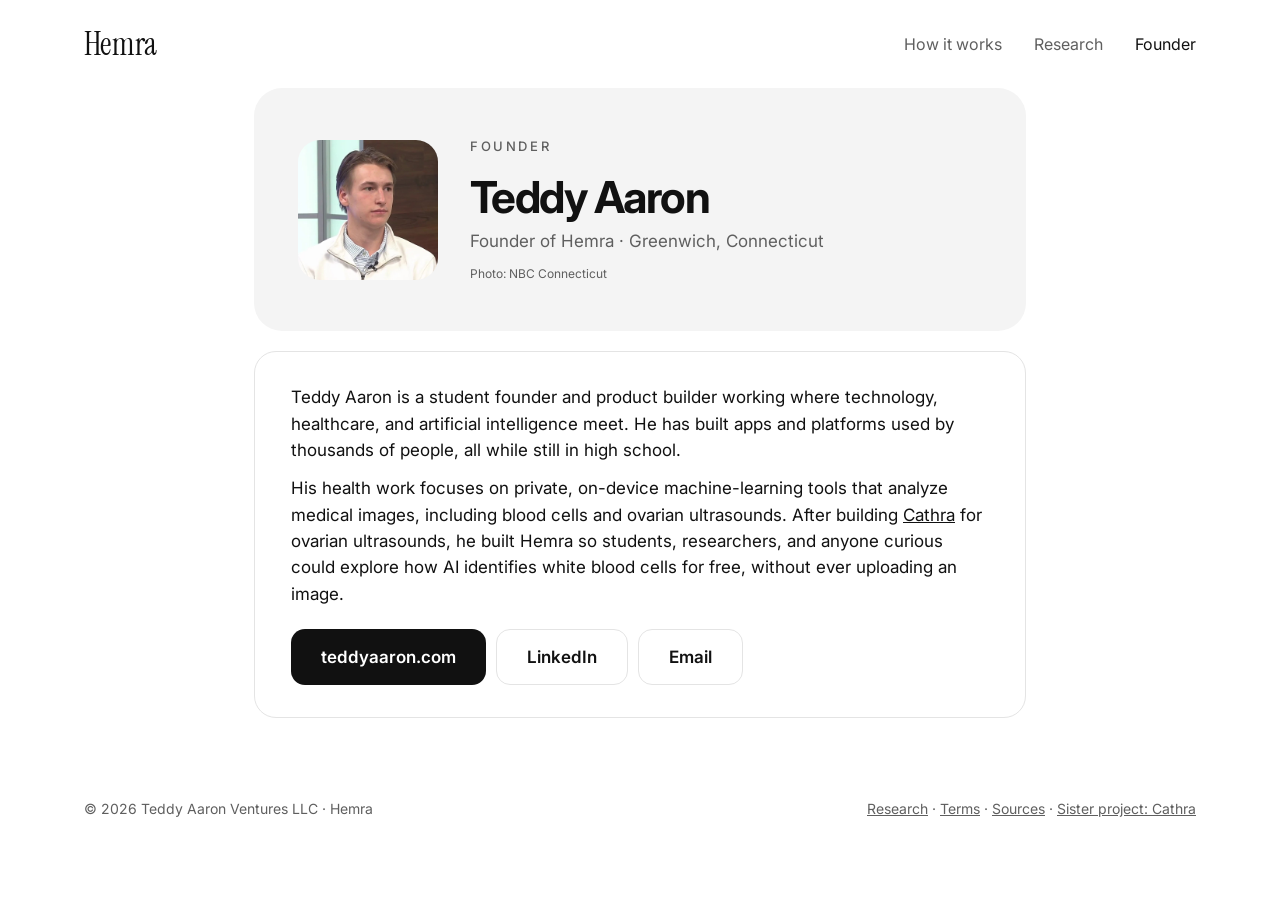
<file: founder.html>
<!doctype html>
<html lang="en">
<head>
<meta charset="utf-8">
<meta name="viewport" content="width=device-width, initial-scale=1">
<title>Hemra Founder Teddy Aaron | Greenwich, CT</title>
<meta name="description" content="Teddy Aaron is a student founder building private, on-device machine-learning tools for medical images, including Hemra and Cathra.">
<link rel="canonical" href="https://hemraresarch.teddyaaron.com/founder.html">
<meta name="robots" content="index, follow, max-image-preview:large">
<meta name="author" content="Teddy Aaron">
<meta name="theme-color" content="#ffffff">
<meta property="og:type" content="profile">
<meta property="og:site_name" content="Hemra">
<meta property="og:title" content="Hemra Founder Teddy Aaron | Greenwich, CT">
<meta property="og:description" content="Teddy Aaron is a student founder building private, on-device machine-learning tools for medical images, including Hemra and Cathra.">
<meta property="og:url" content="https://hemraresarch.teddyaaron.com/founder.html">
<meta property="og:image" content="https://hemraresarch.teddyaaron.com/media/hemra-white-blood-cell-tool.png">
<meta property="og:image:width" content="1200">
<meta property="og:image:height" content="630">
<meta property="og:image:alt" content="Hemra: machine learning that compares a white blood cell image to four learned cell types, privately in the browser.">
<meta name="twitter:card" content="summary_large_image">
<meta name="twitter:title" content="Hemra Founder Teddy Aaron | Greenwich, CT">
<meta name="twitter:description" content="Teddy Aaron is a student founder building private, on-device machine-learning tools for medical images, including Hemra and Cathra.">
<meta name="twitter:image" content="https://hemraresarch.teddyaaron.com/media/hemra-white-blood-cell-tool.png">
<script type="application/ld+json">
{
 "@context": "https://schema.org",
 "@graph": [
  {
   "@type": "WebSite",
   "@id": "https://hemraresarch.teddyaaron.com/#website",
   "name": "Hemra",
   "url": "https://hemraresarch.teddyaaron.com/",
   "publisher": {
    "@id": "https://hemraresarch.teddyaaron.com/#org"
   }
  },
  {
   "@type": "Organization",
   "@id": "https://hemraresarch.teddyaaron.com/#org",
   "name": "Hemra",
   "url": "https://hemraresarch.teddyaaron.com/",
   "founder": {
    "@id": "https://hemraresarch.teddyaaron.com/#founder"
   }
  },
  {
   "@type": "Person",
   "@id": "https://hemraresarch.teddyaaron.com/#founder",
   "name": "Teddy Aaron",
   "url": "https://teddyaaron.com",
   "image": "https://hemraresarch.teddyaaron.com/media/teddy-founder.jpg",
   "sameAs": [
    "https://teddyaaron.com",
    "https://www.linkedin.com/in/teddy-aaron/",
    "https://www.cathra.dev/founder"
   ]
  },
  {
   "@type": "ProfilePage",
   "@id": "https://hemraresarch.teddyaaron.com/founder.html#webpage",
   "url": "https://hemraresarch.teddyaaron.com/founder.html",
   "name": "Hemra Founder Teddy Aaron | Greenwich, CT",
   "description": "Teddy Aaron is a student founder building private, on-device machine-learning tools for medical images, including Hemra and Cathra.",
   "isPartOf": {
    "@id": "https://hemraresarch.teddyaaron.com/#website"
   },
   "mainEntity": {
    "@id": "https://hemraresarch.teddyaaron.com/#founder"
   }
  }
 ]
}
</script>
<link rel="icon" href="favicon.svg" type="image/svg+xml">
<link rel="icon" href="favicon-48.png" sizes="48x48" type="image/png">
<link rel="apple-touch-icon" href="apple-touch-icon.png">
<link rel="preconnect" href="https://fonts.googleapis.com">
<link href="https://fonts.googleapis.com/css2?family=Instrument+Serif&family=Inter:wght@400;500;600;700&display=swap" rel="stylesheet">
<link rel="stylesheet" href="style.css?v=10">
</head>
<body>

<header class="wrap nav">
  <a href="index.html" class="brand">Hemra</a>
  <nav><a href="index.html#how">How it works</a><a href="research.html">Research</a><a href="founder.html" aria-current="page">Founder</a></nav>
</header>

<main class="doc">
  <section class="doc-head founder-head">
    <img class="founder-portrait" src="media/teddy-founder.jpg" alt="Teddy Aaron" width="360" height="360">
    <div>
      <p class="eyebrow">Founder</p>
      <h1>Teddy Aaron</h1>
      <p class="founder-meta">Founder of Hemra · Greenwich, Connecticut</p>
      <p class="founder-credit">Photo: NBC Connecticut</p>
    </div>
  </section>

  <section class="doc-card">
    <p>Teddy Aaron is a student founder and product builder working where technology, healthcare, and artificial intelligence meet. He has built apps and platforms used by thousands of people, all while still in high school.</p>
    <p>His health work focuses on private, on-device machine-learning tools that analyze medical images, including blood cells and ovarian ultrasounds. After building <a href="https://www.cathra.dev" target="_blank" rel="noopener">Cathra</a> for ovarian ultrasounds, he built Hemra so students, researchers, and anyone curious could explore how AI identifies white blood cells for free, without ever uploading an image.</p>
    <div class="founder-links">
      <a class="btn" href="https://teddyaaron.com" target="_blank" rel="noopener">teddyaaron.com</a>
      <a class="btn ghost" href="https://www.linkedin.com/in/teddy-aaron/" target="_blank" rel="noopener">LinkedIn</a>
      <a class="btn ghost" href="mailto:paultaaron@icloud.com?subject=Hemra">Email</a>
    </div>
  </section>
</main>

<footer class="wrap foot">
  <span>© 2026 Teddy Aaron Ventures LLC · Hemra</span>
  <span><a href="research.html">Research</a> · <a href="terms.html">Terms</a> · <a href="index.html#sources">Sources</a> · <a href="https://www.cathra.dev" target="_blank" rel="noopener">Sister project: Cathra</a></span>
</footer>
</body>
</html>
</file>
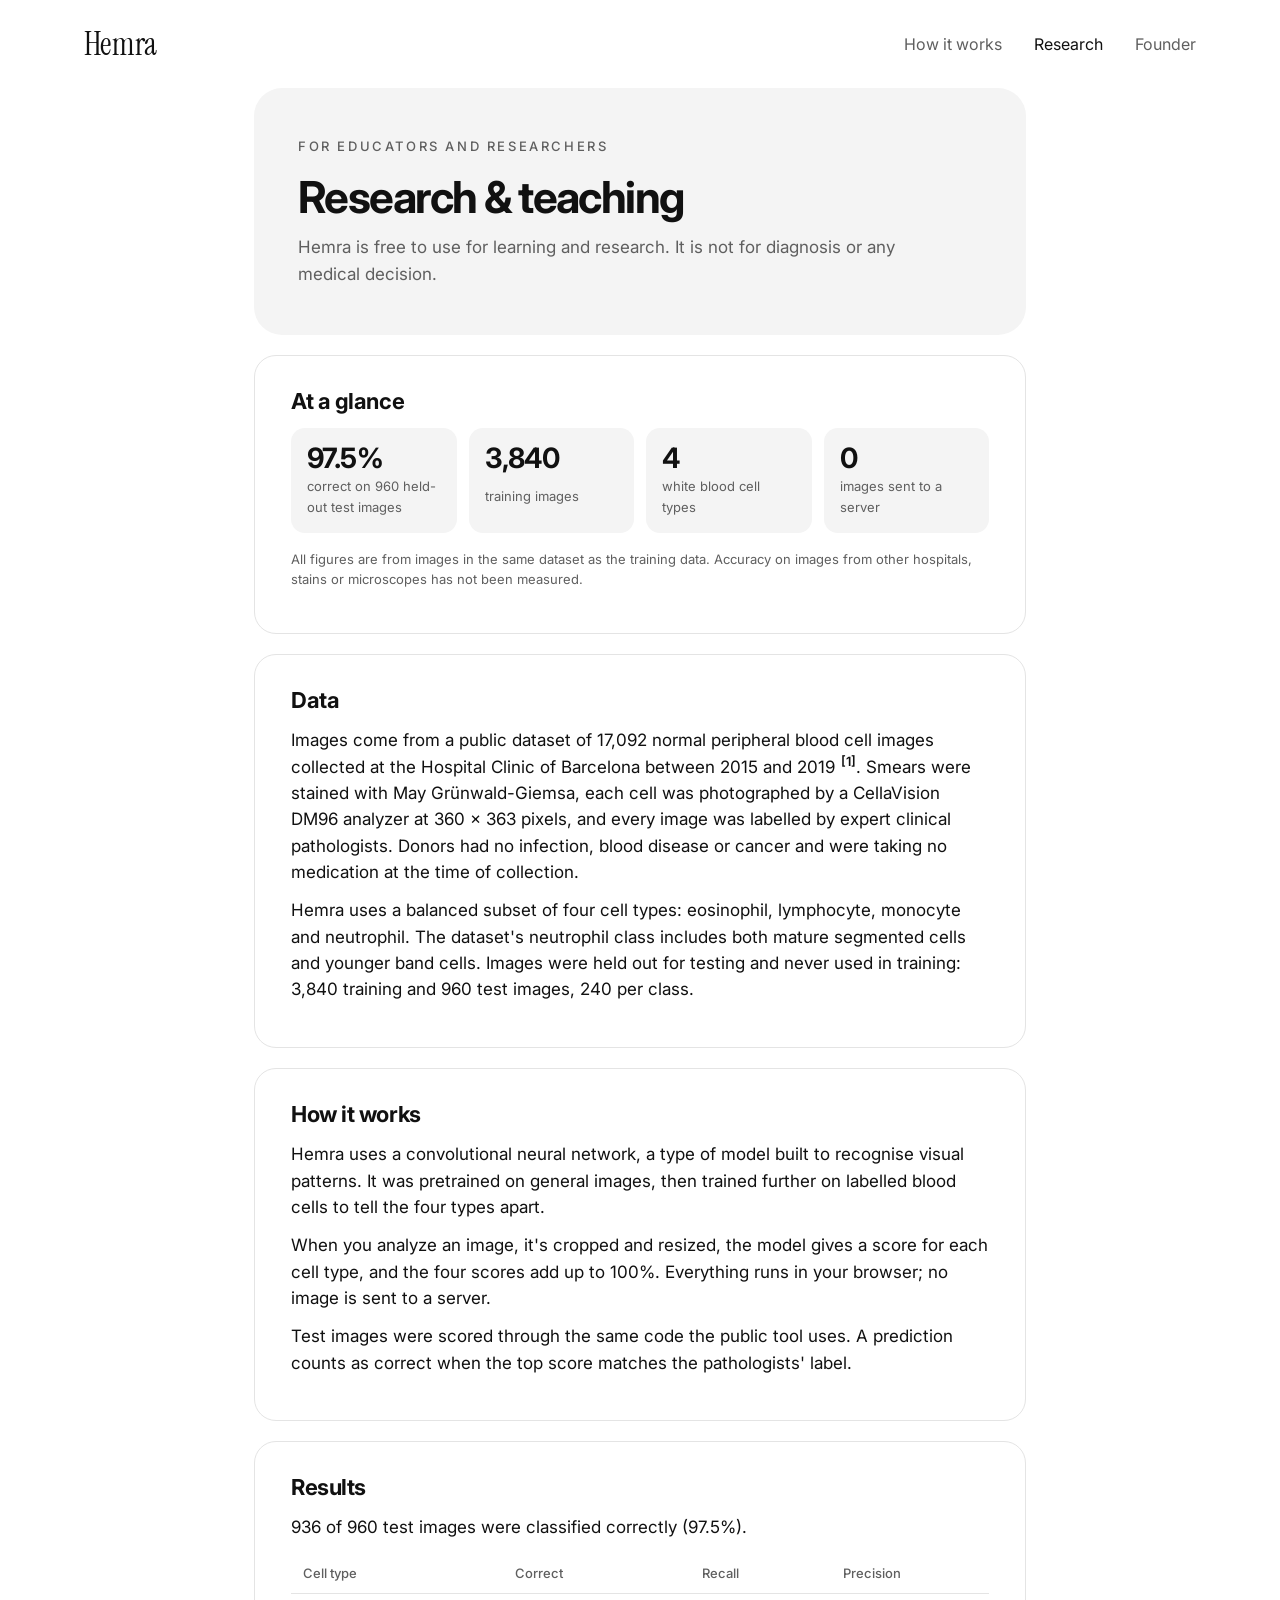
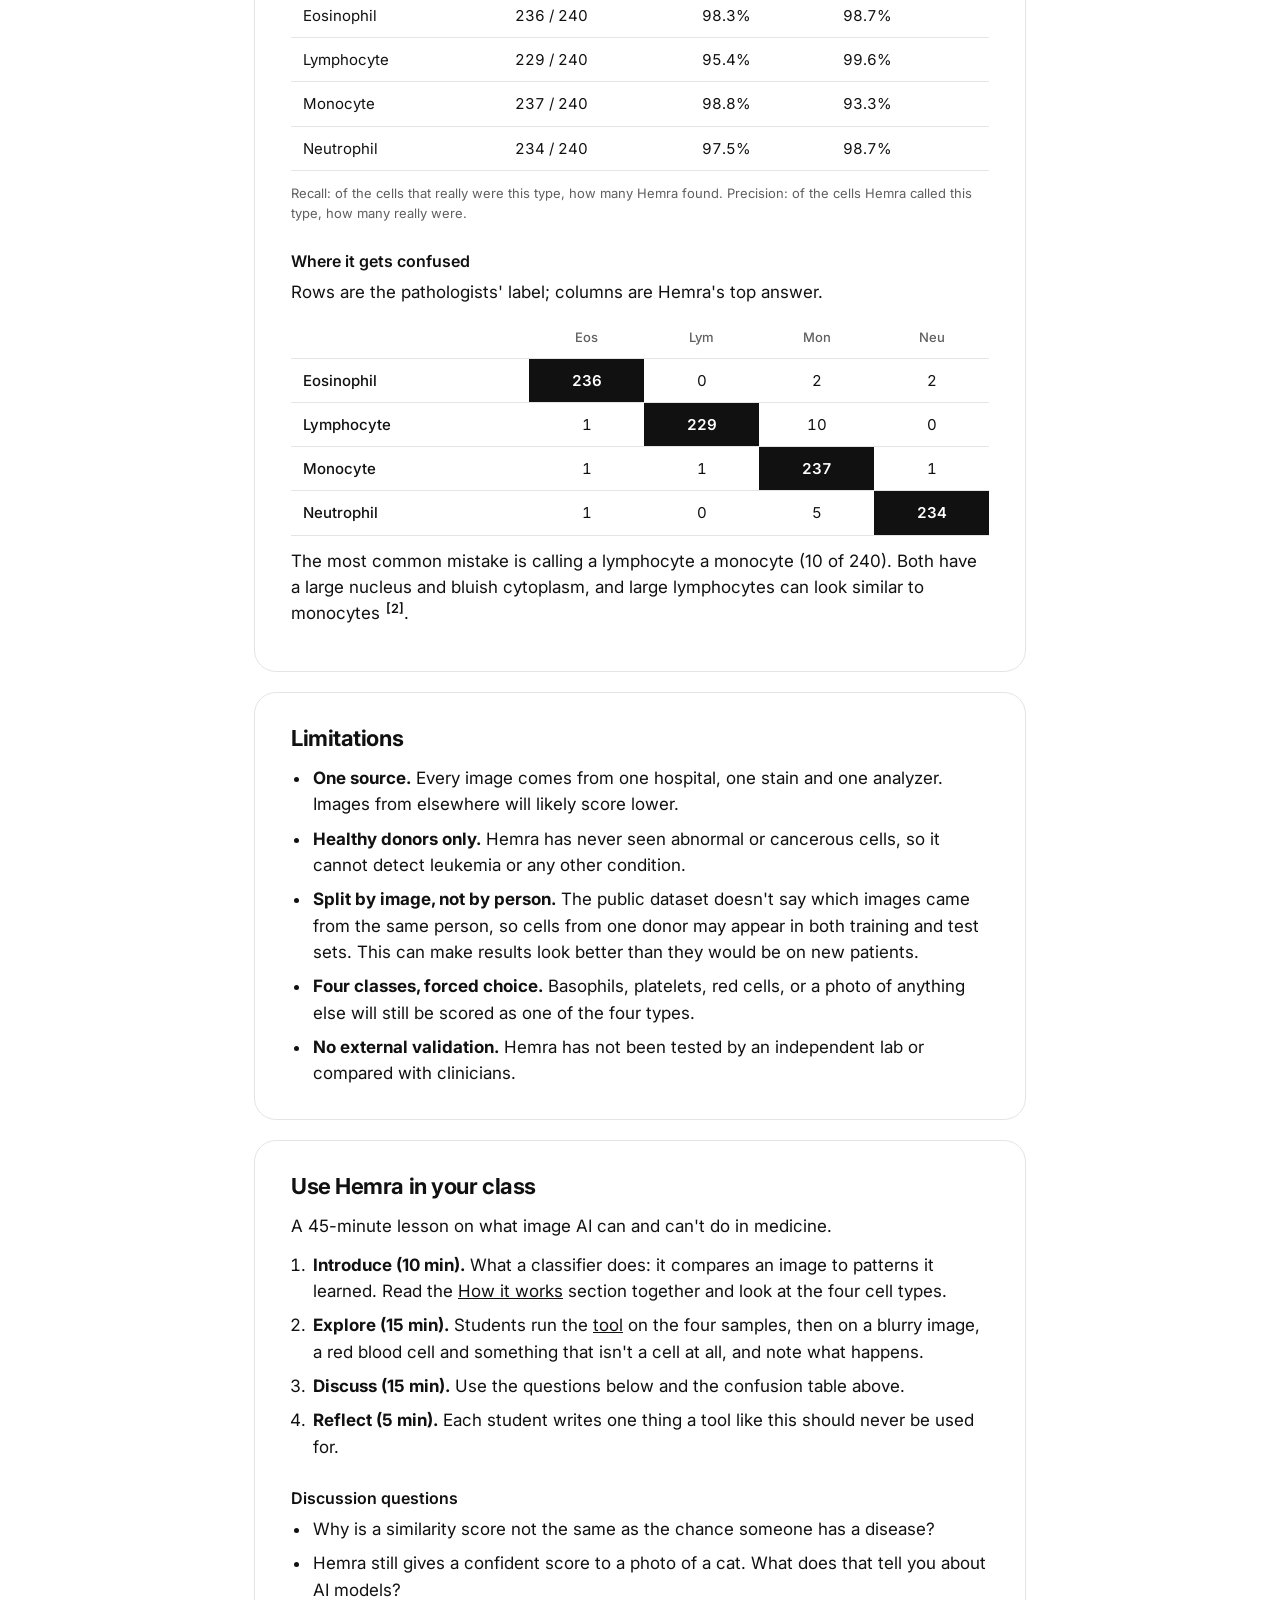
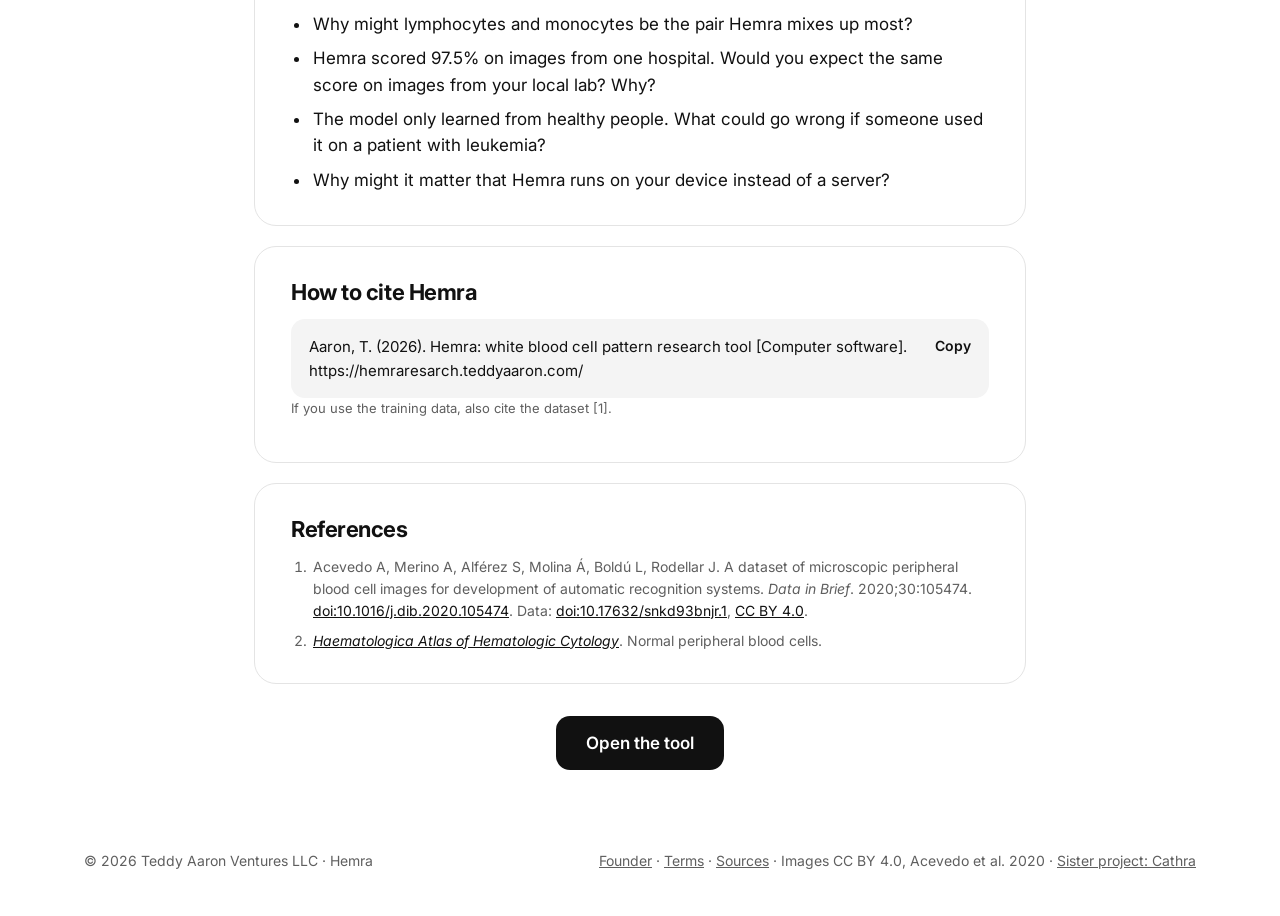
<file: research.html>
<!doctype html>
<html lang="en">
<head>
<meta charset="utf-8">
<meta name="viewport" content="width=device-width, initial-scale=1">
<title>Hemra Research &amp; Teaching: Results, Lesson and Citation</title>
<meta name="description" content="How Hemra was built and tested: data, method, results, limitations, a classroom lesson and how to cite it.">
<link rel="canonical" href="https://hemraresarch.teddyaaron.com/research.html">
<meta name="robots" content="index, follow, max-image-preview:large">
<meta name="author" content="Teddy Aaron">
<meta name="theme-color" content="#ffffff">
<meta property="og:type" content="website">
<meta property="og:site_name" content="Hemra">
<meta property="og:title" content="Hemra Research &amp; Teaching: Results, Lesson and Citation">
<meta property="og:description" content="How Hemra was built and tested: data, method, results, limitations, a classroom lesson and how to cite it.">
<meta property="og:url" content="https://hemraresarch.teddyaaron.com/research.html">
<meta property="og:image" content="https://hemraresarch.teddyaaron.com/media/hemra-white-blood-cell-tool.png">
<meta property="og:image:width" content="1200">
<meta property="og:image:height" content="630">
<meta property="og:image:alt" content="Hemra: machine learning that compares a white blood cell image to four learned cell types, privately in the browser.">
<meta name="twitter:card" content="summary_large_image">
<meta name="twitter:title" content="Hemra Research &amp; Teaching: Results, Lesson and Citation">
<meta name="twitter:description" content="How Hemra was built and tested: data, method, results, limitations, a classroom lesson and how to cite it.">
<meta name="twitter:image" content="https://hemraresarch.teddyaaron.com/media/hemra-white-blood-cell-tool.png">
<script type="application/ld+json">
{
 "@context": "https://schema.org",
 "@graph": [
  {
   "@type": "WebSite",
   "@id": "https://hemraresarch.teddyaaron.com/#website",
   "name": "Hemra",
   "url": "https://hemraresarch.teddyaaron.com/",
   "publisher": {
    "@id": "https://hemraresarch.teddyaaron.com/#org"
   }
  },
  {
   "@type": "Organization",
   "@id": "https://hemraresarch.teddyaaron.com/#org",
   "name": "Hemra",
   "url": "https://hemraresarch.teddyaaron.com/",
   "founder": {
    "@id": "https://hemraresarch.teddyaaron.com/#founder"
   }
  },
  {
   "@type": "Person",
   "@id": "https://hemraresarch.teddyaaron.com/#founder",
   "name": "Teddy Aaron",
   "url": "https://teddyaaron.com",
   "image": "https://hemraresarch.teddyaaron.com/media/teddy-founder.jpg",
   "sameAs": [
    "https://teddyaaron.com",
    "https://www.linkedin.com/in/teddy-aaron/",
    "https://www.cathra.dev/founder"
   ]
  },
  {
   "@type": "WebPage",
   "@id": "https://hemraresarch.teddyaaron.com/research.html#webpage",
   "url": "https://hemraresarch.teddyaaron.com/research.html",
   "name": "Hemra Research & Teaching: Results, Lesson and Citation",
   "description": "How Hemra was built and tested: data, method, results, limitations, a classroom lesson and how to cite it.",
   "isPartOf": {
    "@id": "https://hemraresarch.teddyaaron.com/#website"
   }
  }
 ]
}
</script>
<link rel="icon" href="favicon.svg" type="image/svg+xml">
<link rel="icon" href="favicon-48.png" sizes="48x48" type="image/png">
<link rel="apple-touch-icon" href="apple-touch-icon.png">
<link rel="preconnect" href="https://fonts.googleapis.com">
<link href="https://fonts.googleapis.com/css2?family=Instrument+Serif&family=Inter:wght@400;500;600;700&display=swap" rel="stylesheet">
<link rel="stylesheet" href="style.css?v=10">
</head>
<body>

<header class="wrap nav">
  <a href="index.html" class="brand">Hemra</a>
  <nav><a href="index.html#how">How it works</a><a href="research.html" aria-current="page">Research</a><a href="founder.html">Founder</a></nav>
</header>

<main class="doc">
  <section class="doc-head">
    <p class="eyebrow">For educators and researchers</p>
    <h1>Research &amp; teaching</h1>
    <p>Hemra is free to use for learning and research. It is not for diagnosis or any medical decision.</p>
  </section>

  <section class="doc-card">
    <h2>At a glance</h2>
    <div class="stats">
      <div><b>97.5%</b><span>correct on 960 held-out test images</span></div>
      <div><b>3,840</b><span>training images</span></div>
      <div><b>4</b><span>white blood cell types</span></div>
      <div><b>0</b><span>images sent to a server</span></div>
    </div>
    <p class="muted small">All figures are from images in the same dataset as the training data. Accuracy on images from other hospitals, stains or microscopes has not been measured.</p>
  </section>

  <section class="doc-card">
    <h2>Data</h2>
    <p>Images come from a public dataset of 17,092 normal peripheral blood cell images collected at the Hospital Clinic of Barcelona between 2015 and 2019 <a class="ref" href="#r1">[1]</a>. Smears were stained with May Grünwald-Giemsa, each cell was photographed by a CellaVision DM96 analyzer at 360 × 363 pixels, and every image was labelled by expert clinical pathologists. Donors had no infection, blood disease or cancer and were taking no medication at the time of collection.</p>
    <p>Hemra uses a balanced subset of four cell types: eosinophil, lymphocyte, monocyte and neutrophil. The dataset's neutrophil class includes both mature segmented cells and younger band cells. Images were held out for testing and never used in training: 3,840 training and 960 test images, 240 per class.</p>
  </section>

  <section class="doc-card">
    <h2>How it works</h2>
    <p>Hemra uses a convolutional neural network, a type of model built to recognise visual patterns. It was pretrained on general images, then trained further on labelled blood cells to tell the four types apart.</p>
    <p>When you analyze an image, it's cropped and resized, the model gives a score for each cell type, and the four scores add up to 100%. Everything runs in your browser; no image is sent to a server.</p>
    <p>Test images were scored through the same code the public tool uses. A prediction counts as correct when the top score matches the pathologists' label.</p>
  </section>

  <section class="doc-card">
    <h2>Results</h2>
    <p>936 of 960 test images were classified correctly (97.5%).</p>
    <div class="table-wrap">
      <table>
        <thead><tr><th>Cell type</th><th>Correct</th><th>Recall</th><th>Precision</th></tr></thead>
        <tbody>
          <tr><td>Eosinophil</td><td>236 / 240</td><td>98.3%</td><td>98.7%</td></tr>
          <tr><td>Lymphocyte</td><td>229 / 240</td><td>95.4%</td><td>99.6%</td></tr>
          <tr><td>Monocyte</td><td>237 / 240</td><td>98.8%</td><td>93.3%</td></tr>
          <tr><td>Neutrophil</td><td>234 / 240</td><td>97.5%</td><td>98.7%</td></tr>
        </tbody>
      </table>
    </div>
    <p class="muted small">Recall: of the cells that really were this type, how many Hemra found. Precision: of the cells Hemra called this type, how many really were.</p>

    <h3>Where it gets confused</h3>
    <p>Rows are the pathologists' label; columns are Hemra's top answer.</p>
    <div class="table-wrap">
      <table class="cm">
        <thead><tr><th></th><th>Eos</th><th>Lym</th><th>Mon</th><th>Neu</th></tr></thead>
        <tbody>
          <tr><th>Eosinophil</th><td class="hit">236</td><td>0</td><td>2</td><td>2</td></tr>
          <tr><th>Lymphocyte</th><td>1</td><td class="hit">229</td><td>10</td><td>0</td></tr>
          <tr><th>Monocyte</th><td>1</td><td>1</td><td class="hit">237</td><td>1</td></tr>
          <tr><th>Neutrophil</th><td>1</td><td>0</td><td>5</td><td class="hit">234</td></tr>
        </tbody>
      </table>
    </div>
    <p>The most common mistake is calling a lymphocyte a monocyte (10 of 240). Both have a large nucleus and bluish cytoplasm, and large lymphocytes can look similar to monocytes <a class="ref" href="#r2">[2]</a>.</p>

  </section>

  <section class="doc-card">
    <h2>Limitations</h2>
    <ul>
      <li><strong>One source.</strong> Every image comes from one hospital, one stain and one analyzer. Images from elsewhere will likely score lower.</li>
      <li><strong>Healthy donors only.</strong> Hemra has never seen abnormal or cancerous cells, so it cannot detect leukemia or any other condition.</li>
      <li><strong>Split by image, not by person.</strong> The public dataset doesn't say which images came from the same person, so cells from one donor may appear in both training and test sets. This can make results look better than they would be on new patients.</li>
      <li><strong>Four classes, forced choice.</strong> Basophils, platelets, red cells, or a photo of anything else will still be scored as one of the four types.</li>
      <li><strong>No external validation.</strong> Hemra has not been tested by an independent lab or compared with clinicians.</li>
    </ul>
  </section>

  <section class="doc-card">
    <h2>Use Hemra in your class</h2>
    <p>A 45-minute lesson on what image AI can and can't do in medicine.</p>
    <ol>
      <li><strong>Introduce (10 min).</strong> What a classifier does: it compares an image to patterns it learned. Read the <a href="index.html#how">How it works</a> section together and look at the four cell types.</li>
      <li><strong>Explore (15 min).</strong> Students run the <a href="tool.html">tool</a> on the four samples, then on a blurry image, a red blood cell and something that isn't a cell at all, and note what happens.</li>
      <li><strong>Discuss (15 min).</strong> Use the questions below and the confusion table above.</li>
      <li><strong>Reflect (5 min).</strong> Each student writes one thing a tool like this should never be used for.</li>
    </ol>
    <h3>Discussion questions</h3>
    <ul>
      <li>Why is a similarity score not the same as the chance someone has a disease?</li>
      <li>Hemra still gives a confident score to a photo of a cat. What does that tell you about AI models?</li>
      <li>Why might lymphocytes and monocytes be the pair Hemra mixes up most?</li>
      <li>Hemra scored 97.5% on images from one hospital. Would you expect the same score on images from your local lab? Why?</li>
      <li>The model only learned from healthy people. What could go wrong if someone used it on a patient with leukemia?</li>
      <li>Why might it matter that Hemra runs on your device instead of a server?</li>
    </ul>
  </section>

  <section class="doc-card">
    <h2>How to cite Hemra</h2>
    <div class="cite">
      <p id="citeText">Aaron, T. (2026). Hemra: white blood cell pattern research tool [Computer software]. https://hemraresarch.teddyaaron.com/</p>
      <button class="copy" type="button" id="copy">Copy</button>
    </div>
    <p class="muted small">If you use the training data, also cite the dataset [1].</p>
  </section>

  <section class="doc-card">
    <h2>References</h2>
    <ol class="sources">
      <li id="r1">Acevedo A, Merino A, Alférez S, Molina Á, Boldú L, Rodellar J. A dataset of microscopic peripheral blood cell images for development of automatic recognition systems. <em>Data in Brief</em>. 2020;30:105474. <a href="https://doi.org/10.1016/j.dib.2020.105474" target="_blank" rel="noopener">doi:10.1016/j.dib.2020.105474</a>. Data: <a href="https://doi.org/10.17632/snkd93bnjr.1" target="_blank" rel="noopener">doi:10.17632/snkd93bnjr.1</a>, <a href="https://creativecommons.org/licenses/by/4.0/" target="_blank" rel="noopener">CC BY 4.0</a>.</li>
      <li id="r2"><a href="https://digital.haematologica.org/wp-content/uploads/flipbook/48/files/basic-html/page21.html" target="_blank" rel="noopener"><em>Haematologica Atlas of Hematologic Cytology</em></a>. Normal peripheral blood cells.</li>
    </ol>
  </section>

  <p class="doc-foot"><a href="tool.html" class="btn">Open the tool</a></p>
</main>

<footer class="wrap foot">
  <span>© 2026 Teddy Aaron Ventures LLC · Hemra</span>
  <span><a href="founder.html">Founder</a> · <a href="terms.html">Terms</a> · <a href="index.html#sources">Sources</a> · Images CC BY 4.0, Acevedo et al. 2020 · <a href="https://www.cathra.dev" target="_blank" rel="noopener">Sister project: Cathra</a></span>
</footer>

<script>
document.getElementById("copy").addEventListener("click", async e => {
  const text = document.getElementById("citeText").textContent;
  try { await navigator.clipboard.writeText(text); }
  catch {
    const ta = document.createElement("textarea"); ta.value = text; ta.style.position = "fixed"; ta.style.opacity = "0";
    document.body.appendChild(ta); ta.select(); document.execCommand("copy"); ta.remove();
  }
  e.target.textContent = "Copied";
  setTimeout(() => e.target.textContent = "Copy", 2000);
});
</script>
</body>
</html>
</file>
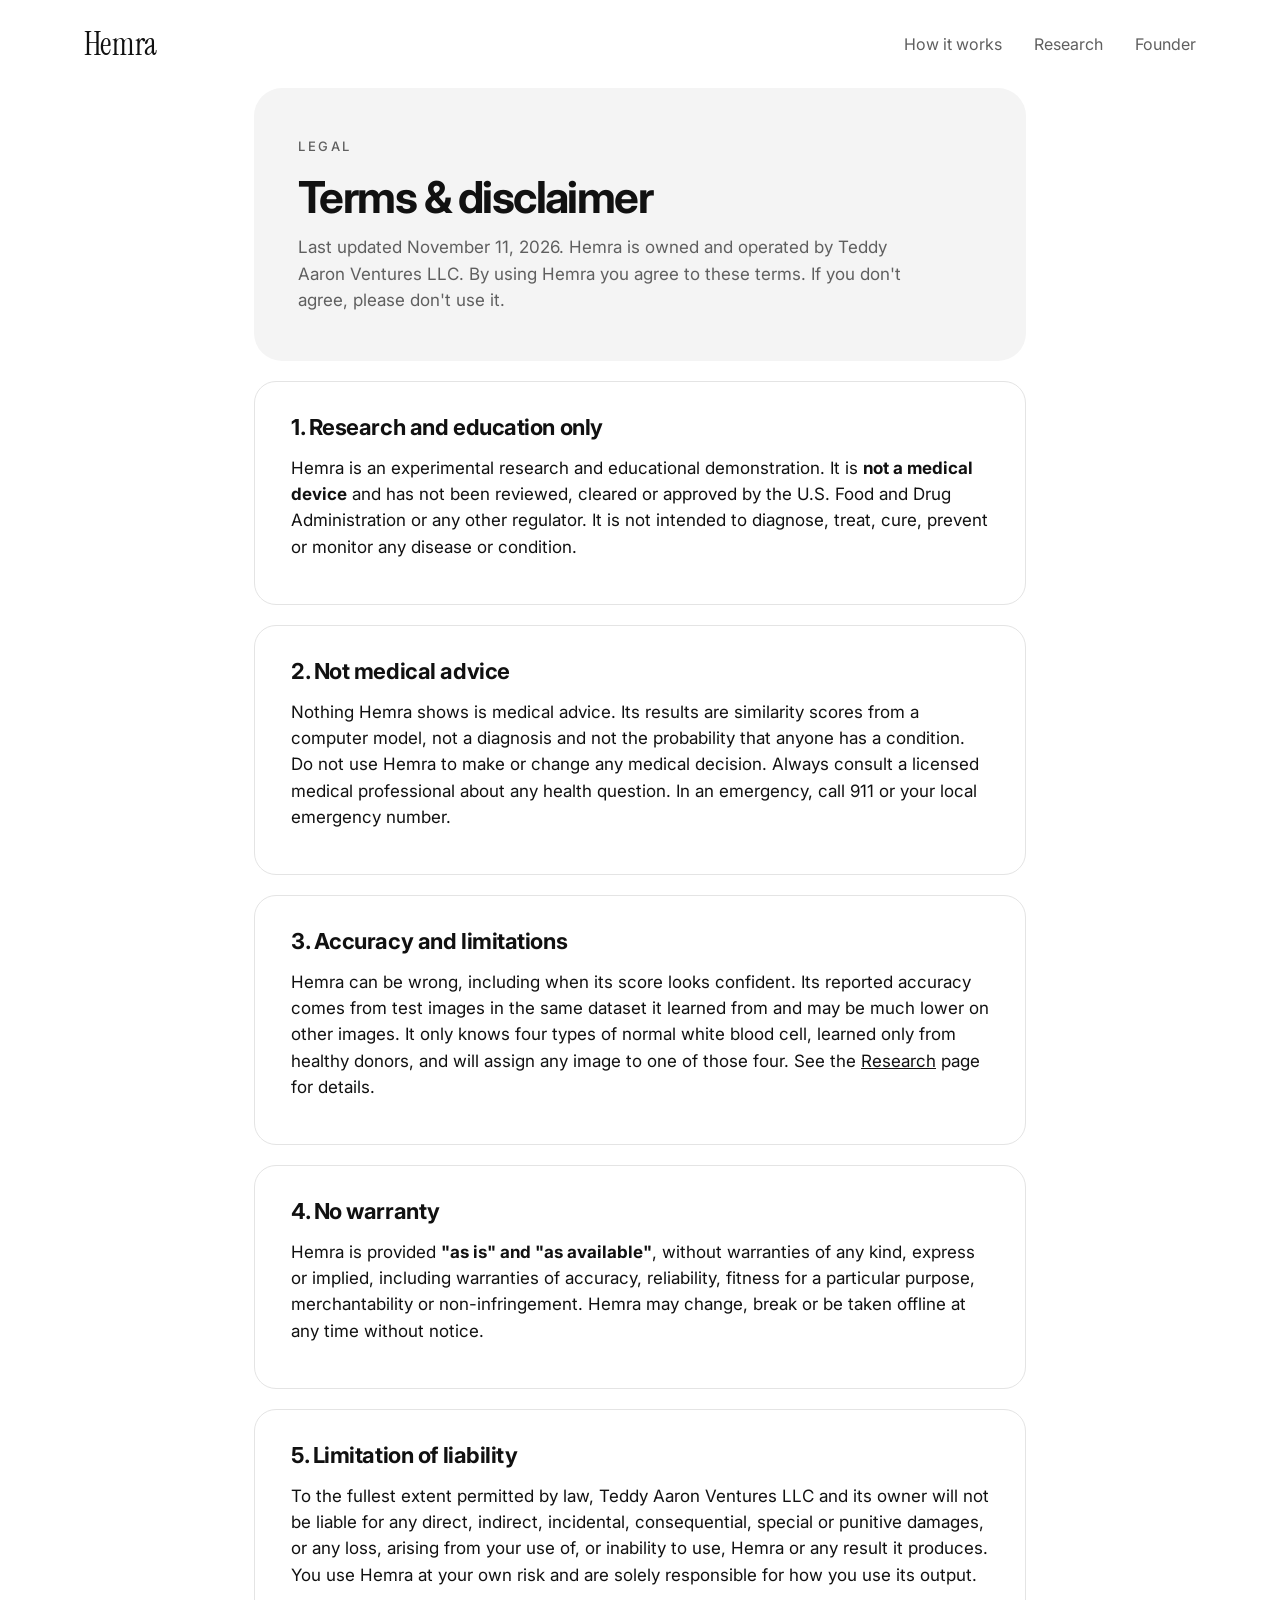
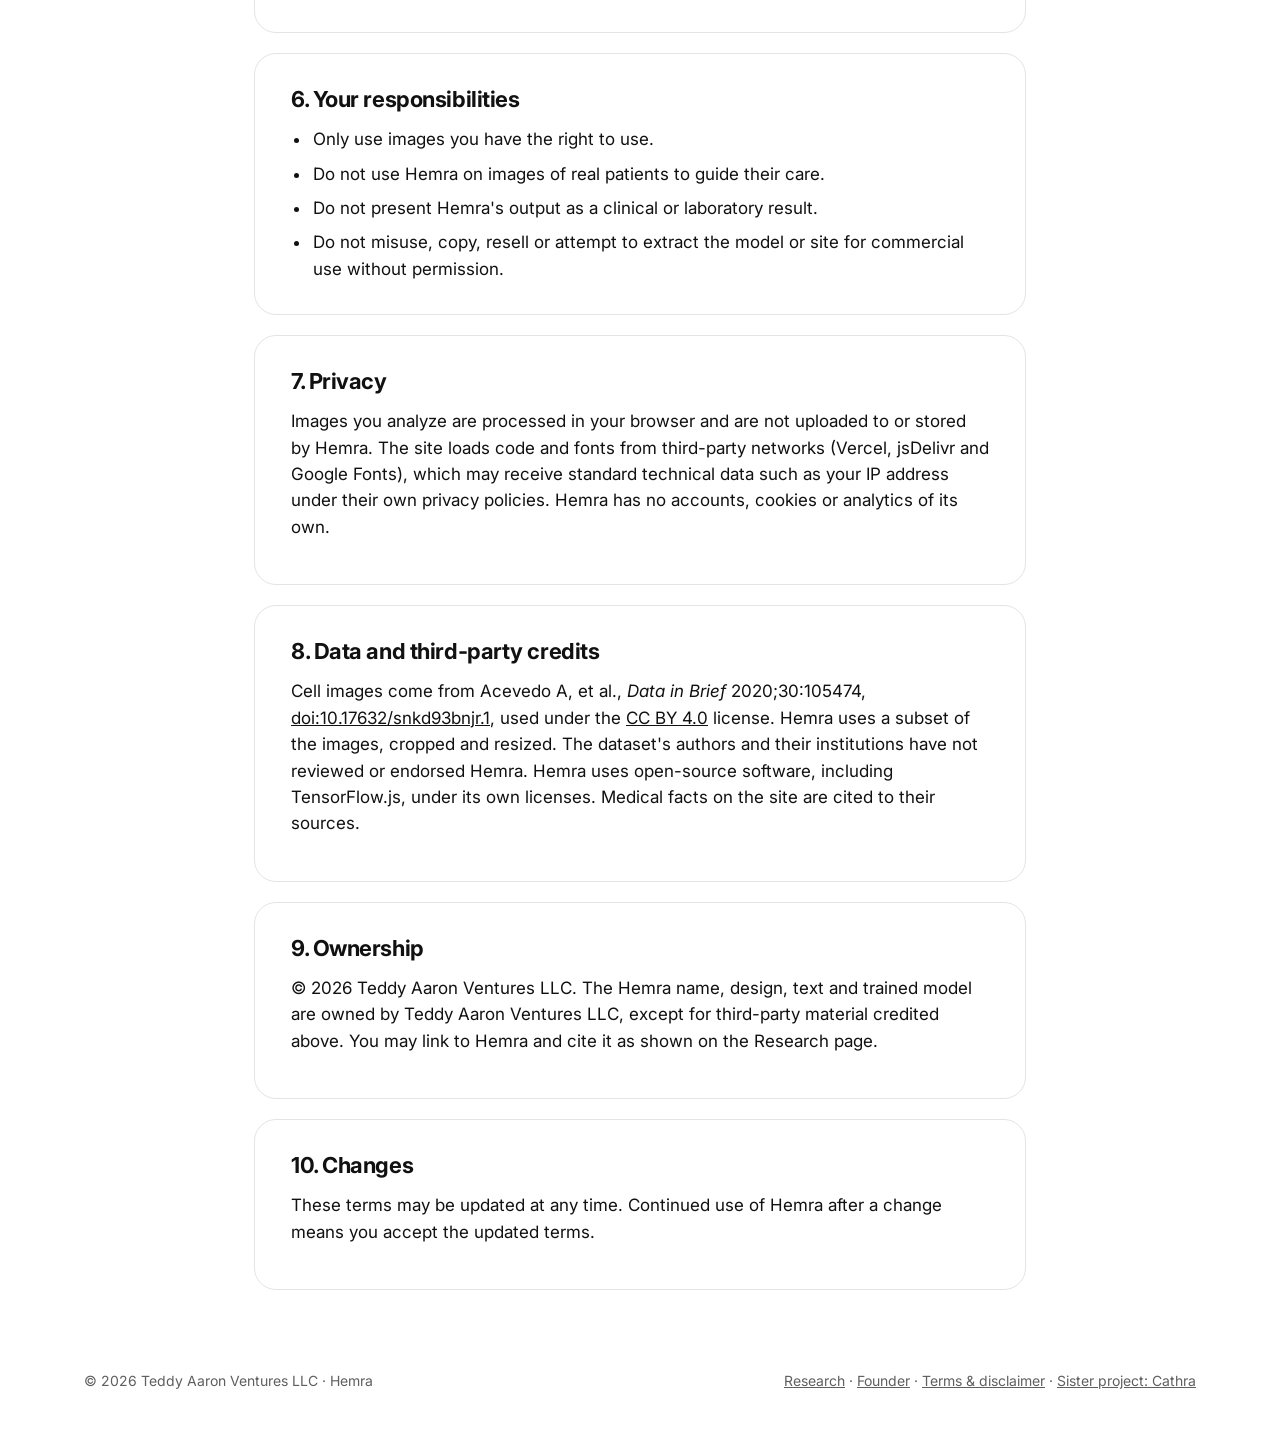
<file: terms.html>
<!doctype html>
<html lang="en">
<head>
<meta charset="utf-8">
<meta name="viewport" content="width=device-width, initial-scale=1">
<title>Hemra Terms &amp; Disclaimer</title>
<meta name="description" content="Hemra's terms of use: research and education only, not a medical device or medical advice, no warranty, privacy summary and data credits.">
<link rel="canonical" href="https://hemraresarch.teddyaaron.com/terms.html">
<meta name="robots" content="index, follow, max-image-preview:large">
<meta name="author" content="Teddy Aaron">
<meta name="theme-color" content="#ffffff">
<meta property="og:type" content="website">
<meta property="og:site_name" content="Hemra">
<meta property="og:title" content="Hemra Terms &amp; Disclaimer">
<meta property="og:description" content="Hemra's terms of use: research and education only, not a medical device or medical advice, no warranty, privacy summary and data credits.">
<meta property="og:url" content="https://hemraresarch.teddyaaron.com/terms.html">
<meta property="og:image" content="https://hemraresarch.teddyaaron.com/media/hemra-white-blood-cell-tool.png">
<meta property="og:image:width" content="1200">
<meta property="og:image:height" content="630">
<meta property="og:image:alt" content="Hemra: machine learning that compares a white blood cell image to four learned cell types, privately in the browser.">
<meta name="twitter:card" content="summary_large_image">
<meta name="twitter:title" content="Hemra Terms &amp; Disclaimer">
<meta name="twitter:description" content="Hemra's terms of use: research and education only, not a medical device or medical advice, no warranty, privacy summary and data credits.">
<meta name="twitter:image" content="https://hemraresarch.teddyaaron.com/media/hemra-white-blood-cell-tool.png">
<script type="application/ld+json">
{
 "@context": "https://schema.org",
 "@graph": [
  {
   "@type": "WebSite",
   "@id": "https://hemraresarch.teddyaaron.com/#website",
   "name": "Hemra",
   "url": "https://hemraresarch.teddyaaron.com/",
   "publisher": {
    "@id": "https://hemraresarch.teddyaaron.com/#org"
   }
  },
  {
   "@type": "Organization",
   "@id": "https://hemraresarch.teddyaaron.com/#org",
   "name": "Hemra",
   "url": "https://hemraresarch.teddyaaron.com/",
   "founder": {
    "@id": "https://hemraresarch.teddyaaron.com/#founder"
   }
  },
  {
   "@type": "Person",
   "@id": "https://hemraresarch.teddyaaron.com/#founder",
   "name": "Teddy Aaron",
   "url": "https://teddyaaron.com",
   "image": "https://hemraresarch.teddyaaron.com/media/teddy-founder.jpg",
   "sameAs": [
    "https://teddyaaron.com",
    "https://www.linkedin.com/in/teddy-aaron/",
    "https://www.cathra.dev/founder"
   ]
  },
  {
   "@type": "WebPage",
   "@id": "https://hemraresarch.teddyaaron.com/terms.html#webpage",
   "url": "https://hemraresarch.teddyaaron.com/terms.html",
   "name": "Hemra Terms & Disclaimer",
   "description": "Hemra's terms of use: research and education only, not a medical device or medical advice, no warranty, privacy summary and data credits.",
   "isPartOf": {
    "@id": "https://hemraresarch.teddyaaron.com/#website"
   }
  }
 ]
}
</script>
<link rel="icon" href="favicon.svg" type="image/svg+xml">
<link rel="icon" href="favicon-48.png" sizes="48x48" type="image/png">
<link rel="apple-touch-icon" href="apple-touch-icon.png">
<link rel="preconnect" href="https://fonts.googleapis.com">
<link href="https://fonts.googleapis.com/css2?family=Instrument+Serif&family=Inter:wght@400;500;600;700&display=swap" rel="stylesheet">
<link rel="stylesheet" href="style.css?v=10">
</head>
<body>

<header class="wrap nav">
  <a href="index.html" class="brand">Hemra</a>
  <nav><a href="index.html#how">How it works</a><a href="research.html">Research</a><a href="founder.html">Founder</a></nav>
</header>

<main class="doc">
  <section class="doc-head">
    <p class="eyebrow">Legal</p>
    <h1>Terms &amp; disclaimer</h1>
    <p>Last updated November 11, 2026. Hemra is owned and operated by Teddy Aaron Ventures LLC. By using Hemra you agree to these terms. If you don't agree, please don't use it.</p>
  </section>

  <section class="doc-card">
    <h2>1. Research and education only</h2>
    <p>Hemra is an experimental research and educational demonstration. It is <strong>not a medical device</strong> and has not been reviewed, cleared or approved by the U.S. Food and Drug Administration or any other regulator. It is not intended to diagnose, treat, cure, prevent or monitor any disease or condition.</p>
  </section>

  <section class="doc-card">
    <h2>2. Not medical advice</h2>
    <p>Nothing Hemra shows is medical advice. Its results are similarity scores from a computer model, not a diagnosis and not the probability that anyone has a condition. Do not use Hemra to make or change any medical decision. Always consult a licensed medical professional about any health question. In an emergency, call 911 or your local emergency number.</p>
  </section>

  <section class="doc-card">
    <h2>3. Accuracy and limitations</h2>
    <p>Hemra can be wrong, including when its score looks confident. Its reported accuracy comes from test images in the same dataset it learned from and may be much lower on other images. It only knows four types of normal white blood cell, learned only from healthy donors, and will assign any image to one of those four. See the <a href="research.html">Research</a> page for details.</p>
  </section>

  <section class="doc-card">
    <h2>4. No warranty</h2>
    <p>Hemra is provided <strong>"as is" and "as available"</strong>, without warranties of any kind, express or implied, including warranties of accuracy, reliability, fitness for a particular purpose, merchantability or non-infringement. Hemra may change, break or be taken offline at any time without notice.</p>
  </section>

  <section class="doc-card">
    <h2>5. Limitation of liability</h2>
    <p>To the fullest extent permitted by law, Teddy Aaron Ventures LLC and its owner will not be liable for any direct, indirect, incidental, consequential, special or punitive damages, or any loss, arising from your use of, or inability to use, Hemra or any result it produces. You use Hemra at your own risk and are solely responsible for how you use its output.</p>
  </section>

  <section class="doc-card">
    <h2>6. Your responsibilities</h2>
    <ul>
      <li>Only use images you have the right to use.</li>
      <li>Do not use Hemra on images of real patients to guide their care.</li>
      <li>Do not present Hemra's output as a clinical or laboratory result.</li>
      <li>Do not misuse, copy, resell or attempt to extract the model or site for commercial use without permission.</li>
    </ul>
  </section>

  <section class="doc-card">
    <h2>7. Privacy</h2>
    <p>Images you analyze are processed in your browser and are not uploaded to or stored by Hemra. The site loads code and fonts from third-party networks (Vercel, jsDelivr and Google Fonts), which may receive standard technical data such as your IP address under their own privacy policies. Hemra has no accounts, cookies or analytics of its own.</p>
  </section>

  <section class="doc-card">
    <h2>8. Data and third-party credits</h2>
    <p>Cell images come from Acevedo A, et al., <em>Data in Brief</em> 2020;30:105474, <a href="https://doi.org/10.17632/snkd93bnjr.1" target="_blank" rel="noopener">doi:10.17632/snkd93bnjr.1</a>, used under the <a href="https://creativecommons.org/licenses/by/4.0/" target="_blank" rel="noopener">CC BY 4.0</a> license. Hemra uses a subset of the images, cropped and resized. The dataset's authors and their institutions have not reviewed or endorsed Hemra. Hemra uses open-source software, including TensorFlow.js, under its own licenses. Medical facts on the site are cited to their sources.</p>
  </section>

  <section class="doc-card">
    <h2>9. Ownership</h2>
    <p>© 2026 Teddy Aaron Ventures LLC. The Hemra name, design, text and trained model are owned by Teddy Aaron Ventures LLC, except for third-party material credited above. You may link to Hemra and cite it as shown on the Research page.</p>
  </section>

  <section class="doc-card">
    <h2>10. Changes</h2>
    <p>These terms may be updated at any time. Continued use of Hemra after a change means you accept the updated terms.</p>
  </section>
</main>

<footer class="wrap foot">
  <span>© 2026 Teddy Aaron Ventures LLC · Hemra</span>
  <span><a href="research.html">Research</a> · <a href="founder.html">Founder</a> · <a href="terms.html">Terms &amp; disclaimer</a> · <a href="https://www.cathra.dev" target="_blank" rel="noopener">Sister project: Cathra</a></span>
</footer>
</body>
</html>
</file>
<file: style.css>
:root{
  --bg:#fff; --card:#f4f4f4; --surface:#fff; --ink:#111; --muted:#5f5f5f; --line:#e4e4e4; --soft:#f1f1f1;
  --red:#9e1b32; --serif:"Instrument Serif",Georgia,serif; --sans:Inter,system-ui,-apple-system,sans-serif;
}
@media (prefers-color-scheme:dark){:root{
  --bg:#0f0f0f; --card:#1a1a1a; --surface:#121212; --ink:#f2f2f2; --muted:#a0a0a0; --line:#2c2c2c; --soft:#222; --red:#e0596e;
}}
*{box-sizing:border-box}
html{scroll-behavior:smooth}
body{margin:0;background:var(--bg);color:var(--ink);font:17px/1.55 var(--sans);-webkit-font-smoothing:antialiased}
a{color:inherit}
.wrap{max-width:1160px;margin:0 auto;padding:0 24px}
.muted{color:var(--muted)}

/* nav */
.nav{display:flex;justify-content:space-between;align-items:center;height:88px}
.brand{font:400 32px/1 var(--serif);text-decoration:none;letter-spacing:.01em}
.nav nav{display:flex;gap:32px;font-size:16px}
.nav nav a{text-decoration:none;color:var(--muted)} .nav nav a:hover{color:var(--ink)}

/* buttons */
.btn{all:unset;box-sizing:border-box;display:inline-flex;align-items:center;justify-content:center;background:var(--ink);color:var(--bg);border-radius:14px;padding:17px 30px;font:600 17px var(--sans);cursor:pointer;transition:opacity .15s,transform .15s}
.btn:hover{opacity:.85} .btn:active{transform:scale(.98)}
.btn:focus-visible{outline:2px solid var(--ink);outline-offset:3px}
.link{font-weight:600;text-decoration:none} .link:hover{text-decoration:underline}

/* hero card */
.hero{display:grid;grid-template-columns:1.1fr 430px;gap:56px;align-items:center;background:var(--card);border-radius:28px;padding:64px 64px 64px 72px}
.eyebrow{font-size:13px;font-weight:500;letter-spacing:.2em;text-transform:uppercase;color:var(--muted);margin:0 0 18px}
h1{font:700 clamp(38px,4.6vw,56px)/1.05 var(--sans);letter-spacing:-.035em;margin:0}
.lede{font-size:19px;color:var(--muted);margin:22px 0 30px;max-width:36ch}
.cta{display:flex;align-items:center;gap:28px;flex-wrap:wrap}
.checks{list-style:none;padding:28px 0 0;margin:32px 0 0;border-top:1px solid var(--line);display:grid;grid-template-columns:1fr 1fr;gap:14px 24px;font-size:16px;color:var(--muted)}
.checks li{display:flex;gap:12px;align-items:center}
.checks li::before{content:"✓";flex:none;width:22px;height:22px;border-radius:50%;background:var(--ink);color:var(--bg);font-size:12px;font-weight:700;display:grid;place-items:center}

/* tool window */
.tool{background:var(--surface);border:1px solid var(--line);border-radius:20px;overflow:hidden;box-shadow:0 30px 60px -36px rgba(0,0,0,.3)}
.win{display:flex;align-items:center;gap:6px;padding:12px 14px;border-bottom:1px solid var(--line)}
.win>span{width:10px;height:10px;border-radius:50%;background:var(--line)}
.pill{margin:0 auto;display:flex;align-items:center;gap:8px;background:var(--soft);border-radius:8px;padding:5px 16px;font-size:12px;color:var(--muted)}
.pill i{width:6px;height:6px;border-radius:50%;background:var(--ink)}
.tool-body{padding:18px 20px 20px}
.steps{list-style:none;margin:0 0 16px;padding:0;display:grid;grid-template-columns:repeat(3,1fr);gap:8px}
.steps li{border-top:2px solid var(--line);padding-top:8px;font-size:12px;font-weight:600;color:var(--muted);display:flex;align-items:center;gap:6px;transition:.2s}
.steps b{width:17px;height:17px;border-radius:50%;background:var(--line);color:var(--muted);display:grid;place-items:center;font-size:10px}
.steps li.on{border-color:var(--ink);color:var(--ink)} .steps li.on b{background:var(--ink);color:var(--bg)}
.drop{position:relative;display:grid;place-items:center;aspect-ratio:4/3;border-radius:12px;background:var(--soft);border:1.5px dashed #cfcfcf;cursor:pointer;overflow:hidden;transition:border-color .15s}
.drop:hover,.drop.over{border-color:var(--ink)}
.drop:focus-visible{outline:2px solid var(--ink);outline-offset:2px}
.drop.has{border:0}
#preview{position:absolute;inset:0;width:100%;height:100%;object-fit:contain}
.drop-text{display:grid;text-align:center;gap:2px;font-size:14px;color:var(--muted)}
.drop-text strong{color:var(--ink);font-weight:600;font-size:15px}
.samples{display:flex;align-items:center;gap:8px;padding-top:12px;font-size:13px;color:var(--muted)}
.samples span{margin-right:2px}
.sample{all:unset;cursor:pointer;width:38px;height:38px;border-radius:8px;overflow:hidden;border:1px solid var(--line);transition:transform .15s,border-color .15s}
.sample img{width:100%;height:100%;object-fit:cover;display:block}
.sample:hover,.sample:focus-visible{border-color:var(--ink);transform:translateY(-1px)}
.result{padding-top:16px}
.top{display:flex;justify-content:space-between;align-items:center;font-size:13px;font-weight:600}
.result h2{font:700 26px/1.1 var(--sans);letter-spacing:-.02em;margin:8px 0 14px;padding:14px 16px;border:1.5px solid var(--ink);border-radius:12px}
.badge{font-size:11px;font-weight:500;color:var(--muted)}
.bars{display:grid;gap:9px}
.bar{display:grid;grid-template-columns:86px 1fr 40px;gap:10px;align-items:center;font-size:13px;color:var(--muted)}
.bar.best{color:var(--ink);font-weight:600}
.track{height:4px;background:var(--soft);border-radius:2px;overflow:hidden}
.fill{height:100%;width:0;background:#bdbdbd;transition:width .6s cubic-bezier(.2,.8,.2,1)}
.bar.best .fill{background:var(--ink)}
.bar em{font-style:normal;text-align:right;font-variant-numeric:tabular-nums}
.about{font-size:13px;color:var(--muted);margin:14px 0 0;padding-top:12px;border-top:1px solid var(--line)}
.status{font-size:12px;color:var(--muted);margin:12px 0 0;text-align:center}

/* section cards */
.section{background:var(--card);border-radius:28px;padding:56px 72px;margin-top:20px}
.h{font:700 32px/1.1 var(--sans);letter-spacing:-.03em;margin:0 0 28px}
.how{list-style:none;margin:0;padding:0;display:grid;grid-template-columns:repeat(3,1fr);gap:20px}
.how li{background:var(--surface);border-radius:18px;padding:26px;display:grid;gap:14px;align-content:start}
.how li>span{width:28px;height:28px;border-radius:50%;background:var(--ink);color:var(--bg);display:grid;place-items:center;font-size:13px;font-weight:600}
.how strong{font-weight:600;font-size:18px}
.how p{margin:6px 0 0;color:var(--muted);font-size:15px}
.cells{display:grid;grid-template-columns:repeat(4,1fr);gap:16px}
.cell{background:var(--surface);border-radius:18px;overflow:hidden}
.cell img{width:100%;aspect-ratio:1;object-fit:cover;display:block}
.cell strong{display:block;font-weight:600;font-size:18px;margin:16px 18px 4px}
.cell p{margin:0 18px 20px;font-size:14px;color:var(--muted)}
.note{display:grid;grid-template-columns:1fr 1fr;gap:56px}
.note .h{font-size:24px;margin-bottom:12px}
.note p{margin:0;color:var(--muted);font-size:16px}
.ref{color:var(--ink);text-decoration:none;font-size:.75em;vertical-align:super;line-height:0;margin-left:1px;font-weight:600}
.ref:hover{text-decoration:underline}
.sources{margin:0;padding-left:20px;display:grid;gap:10px;font-size:14px;color:var(--muted)}
.sources li{padding-left:4px;scroll-margin-top:24px}
.sources li:target{color:var(--ink)}
.sources a{color:var(--ink)}
.credit{font-size:13px;color:var(--muted);margin:20px 0 0;max-width:72ch}
.foot{display:flex;justify-content:space-between;gap:12px;flex-wrap:wrap;padding-top:32px;padding-bottom:44px;font-size:14px;color:var(--muted)}

@media (max-width:960px){
  .hero{grid-template-columns:1fr;gap:40px;padding:44px 36px}
  .tool{max-width:480px;width:100%}
  .section{padding:44px 36px}
  .how{grid-template-columns:1fr}
  .cells{grid-template-columns:1fr 1fr}
  .note{grid-template-columns:1fr;gap:28px}
}
@media (max-width:520px){
  .wrap{padding:0 12px}
  .nav{height:72px;padding:0 8px} .brand{font-size:28px}
  .nav nav{gap:16px;font-size:14px} .nav nav a[href="#sources"]{display:none}
  .hero{padding:32px 20px 20px;border-radius:24px}
  .lede{font-size:17px;margin:16px 0 24px}
  .btn{padding:15px 24px;font-size:16px}
  .checks{grid-template-columns:1fr;gap:10px;font-size:15px}
  .tool-body{padding:14px}
  .section{padding:32px 20px;border-radius:24px;margin-top:12px} .h{font-size:28px;margin-bottom:20px}
  .cells{gap:10px} .cell strong{font-size:16px;margin:12px 12px 2px} .cell p{margin:0 12px 14px;font-size:13px}
  .foot{padding:24px 8px 36px}
}

/* homepage preview (static) */
.mock{display:block;text-decoration:none;color:inherit;transition:transform .2s,box-shadow .2s}
.mock:hover{transform:translateY(-3px);box-shadow:0 36px 70px -36px rgba(0,0,0,.4)}
.mock-brand{font:400 20px var(--serif);margin-bottom:12px}
.mock-top{display:flex;justify-content:space-between;align-items:center;border:1.5px solid var(--ink);border-radius:12px;padding:12px 14px;margin:8px 0 14px;font-weight:700;font-size:18px}
.mock-top small{font-size:11px;font-weight:500;color:var(--muted)}
.mock-grid{display:grid;grid-template-columns:96px 1fr;gap:14px;align-items:center}
.mock-grid img{width:96px;height:96px;object-fit:cover;border-radius:10px}
.mock-grid .bar{grid-template-columns:72px 1fr 34px;font-size:12px}
.mock-note{font-size:11px;color:var(--muted);margin:14px 0 12px}
.mock-btn{background:var(--ink);color:var(--bg);text-align:center;border-radius:10px;padding:10px;font-size:13px;font-weight:600}

/* tool page */
.app{max-width:720px;margin:0 auto;padding:8px 24px 56px}
.back{display:inline-block;font-size:15px;color:var(--muted);text-decoration:none;margin-bottom:24px} .back:hover{color:var(--ink)}
.steps.big{margin-bottom:40px}
.steps.big li{font-size:14px;padding-top:12px;gap:8px}
.steps.big b{width:22px;height:22px;font-size:12px}
.title{font:700 30px/1.15 var(--sans);letter-spacing:-.03em;margin:0}
.sub{color:var(--muted);margin:10px 0 24px}
.bigdrop{display:grid;justify-items:center;gap:6px;text-align:center;padding:56px 24px;border:1.5px dashed #cfcfcf;border-radius:18px;background:var(--card);cursor:pointer;color:var(--muted);transition:border-color .15s,background .15s}
.bigdrop:hover,.bigdrop.over{border-color:var(--ink)}
.bigdrop:focus-visible{outline:2px solid var(--ink);outline-offset:3px}
.bigdrop strong{color:var(--ink);font-weight:600;font-size:17px;margin-top:6px}
.bigdrop span{font-size:14px}
.btn.sm{padding:11px 20px;font-size:14px;border-radius:12px;margin-top:12px;color:var(--bg)}
.try{display:flex;align-items:center;gap:14px;flex-wrap:wrap;margin-top:18px;font-size:14px;color:var(--muted)}
.sample-row{display:flex;gap:8px;flex-wrap:wrap}
.sample-row .sample{width:auto;height:auto;display:flex;align-items:center;gap:8px;padding:4px 12px 4px 4px;border-radius:999px;font-size:13px;color:var(--ink)}
.tips{margin:22px 0 0;padding-left:18px;color:var(--muted);font-size:14px;display:grid;gap:4px}
.err{color:var(--red);font-size:14px;margin:14px 0 0}
.confirm{background:var(--card);border-radius:18px;padding:16px;display:grid;place-items:center}
.confirm img{max-width:100%;max-height:420px;border-radius:10px;display:block}
.actions{display:flex;align-items:center;gap:24px;flex-wrap:wrap;margin-top:24px}
.link-btn{all:unset;cursor:pointer;font-weight:600;font-size:15px} .link-btn:hover{text-decoration:underline}
.link-btn:focus-visible{outline:2px solid var(--ink);outline-offset:3px}
.btn:disabled{opacity:.6;cursor:wait}
.rcard{border:1px solid var(--line);border-radius:20px;padding:24px;margin-top:20px}
.rhead{display:flex;justify-content:space-between;align-items:center;font-size:14px;font-weight:600}
.rgrid{display:grid;grid-template-columns:160px 1fr;gap:24px;align-items:center;margin-top:14px}
.rgrid img{width:160px;height:160px;object-fit:cover;border-radius:12px;display:block}
.rgrid h2{font:700 30px/1.1 var(--sans);letter-spacing:-.03em;margin:0 0 16px;padding:12px 16px;border:1.5px solid var(--ink);border-radius:12px}
.rcard .bar{font-size:14px;grid-template-columns:96px 1fr 44px}
.fine{font-size:12px;color:var(--muted);margin:14px 0 0}
.btn.full{width:100%;margin-top:20px}
.app .status{margin-top:20px}
.disc{display:flex;justify-content:space-between;align-items:center;gap:16px;border:1px solid var(--line);border-radius:14px;padding:16px 20px;margin-top:28px;font-size:14px}
.disc p{margin:0;color:var(--muted)} .disc strong{color:var(--ink)}
.disc a{font-weight:600;text-decoration:none;white-space:nowrap}

@media (max-width:520px){
  .app{padding:0 16px 40px}
  .steps.big{margin-bottom:28px}
  .title{font-size:26px}
  .bigdrop{padding:40px 16px}
  .rgrid{grid-template-columns:1fr;gap:16px} .rgrid img{width:100%;height:auto;aspect-ratio:1}
  .disc{flex-direction:column;align-items:flex-start;gap:8px}
}

/* research page */
.doc{max-width:820px;margin:0 auto;padding:0 24px 48px;display:grid;gap:20px}
.doc-head{background:var(--card);border-radius:28px;padding:48px 44px}
.doc-head h1{font-size:clamp(34px,4vw,44px)}
.doc-head p:last-child{color:var(--muted);margin:14px 0 0;max-width:56ch}
.doc-card{border:1px solid var(--line);border-radius:22px;padding:32px 36px}
.doc-card h2{font:700 22px/1.2 var(--sans);letter-spacing:-.02em;margin:0 0 14px}
.doc-card h3{font:600 16px var(--sans);margin:28px 0 8px}
.doc-card p{margin:0 0 12px}
.doc-card ul,.doc-card ol{margin:8px 0 0;padding-left:20px;display:grid;gap:8px}
.doc-card li{padding-left:2px}
.doc-card a:not(.ref):not(.btn){color:var(--ink)}
.small{font-size:13px}
.stats{display:grid;grid-template-columns:repeat(4,1fr);gap:12px;margin:4px 0 16px}
.stats div{background:var(--card);border-radius:14px;padding:16px;display:grid;gap:4px}
.stats b{font:700 28px/1 var(--sans);letter-spacing:-.03em}
.stats span{font-size:13px;color:var(--muted)}
.table-wrap{overflow-x:auto;margin:6px 0 12px}
table{border-collapse:collapse;width:100%;font-size:15px;font-variant-numeric:tabular-nums}
th,td{text-align:left;padding:10px 12px;border-bottom:1px solid var(--line)}
thead th{font-size:13px;color:var(--muted);font-weight:500}
.cm td,.cm thead th{text-align:center}
.cm tbody th{font-weight:500}
.cm td.hit{background:var(--ink);color:var(--bg);font-weight:600}
.cite{display:flex;gap:16px;align-items:flex-start;background:var(--card);border-radius:14px;padding:16px 18px}
.cite p{margin:0;flex:1;font-size:15px}
.copy{all:unset;cursor:pointer;font-weight:600;font-size:14px;white-space:nowrap}
.copy:focus-visible{outline:2px solid var(--ink);outline-offset:3px}
.doc-foot{text-align:center;margin:12px 0 0}
.nav nav a[aria-current]{color:var(--ink)}
@media (max-width:520px){
  .doc{padding:0 12px 36px;gap:12px}
  .doc-head{padding:32px 22px;border-radius:24px}
  .doc-card{padding:24px 20px;border-radius:20px}
  .stats{grid-template-columns:1fr 1fr}
  .cite{flex-direction:column;gap:10px}
  table{font-size:14px} th,td{padding:8px}
}
td{white-space:nowrap}

/* tool page: sample names with hover preview */
.sample-row{position:relative;display:flex;gap:8px;flex-wrap:wrap;margin-top:16px}
.sample-row .sample{width:auto;height:auto;overflow:visible;padding:8px 16px;border-radius:999px;border:1px solid var(--line);font-size:14px;font-weight:500;color:var(--ink);background:var(--surface)}
.sample-row .sample:hover,.sample-row .sample:focus-visible{border-color:var(--ink);transform:none}
.tip{position:absolute;left:0;bottom:calc(100% + 10px);z-index:5;width:min(340px,100%);display:flex;gap:14px;align-items:flex-start;padding:12px;background:var(--surface);border:1px solid var(--line);border-radius:14px;box-shadow:0 18px 40px -18px rgba(0,0,0,.35);font-size:13px;line-height:1.45;font-weight:400;color:var(--muted);white-space:normal;text-align:left;opacity:0;visibility:hidden;transform:translateY(4px);transition:opacity .15s,transform .15s,visibility .15s;pointer-events:none}
.sample-row .tip img{width:84px;height:84px;object-fit:cover;border-radius:10px;flex:none}
.tip strong{display:block;color:var(--ink);font-size:15px;font-weight:600;margin-bottom:2px}
.tip em{display:block;font-style:normal;color:var(--ink);font-weight:500;margin-top:6px;font-size:12px}
.sample:hover .tip,.sample:focus-visible .tip{opacity:1;visibility:visible;transform:none}
@media (hover:none){.tip{display:none}}
.sample-row .sample{position:relative}
.sample-row .tip{width:340px;max-width:calc(100vw - 32px)}
.sample-row .sample:nth-child(n+3) .tip{left:auto;right:0}

.doc{grid-template-columns:minmax(0,1fr)}

/* founder page */
.founder-head{display:flex;align-items:center;gap:32px}
.founder-portrait{width:140px;height:140px;border-radius:22px;object-fit:cover;flex:none}
.founder-head h1{margin:0}
.founder-meta{color:var(--muted);margin:8px 0 0!important}
.founder-credit{font-size:12px;color:var(--muted);margin:10px 0 0!important}
.founder-links{display:flex;gap:10px;flex-wrap:wrap;margin-top:22px}
.btn.ghost{background:transparent;color:var(--ink);border:1px solid var(--line)}
.btn.ghost:hover{border-color:var(--ink);opacity:1}
.doc-card p a{color:var(--ink)}
/* homepage founder strip */
.founder-strip{display:flex;align-items:center;gap:18px}
.founder-strip img{width:56px;height:56px;border-radius:14px;object-fit:cover;flex:none}
.founder-strip p{margin:0;color:var(--muted);font-size:16px}
.founder-strip strong{color:var(--ink);font-weight:600}
.founder-strip a{font-weight:600;color:var(--ink);text-decoration:none;white-space:nowrap}
.founder-strip a:hover{text-decoration:underline}
@media (max-width:520px){
  .founder-head{flex-direction:column;align-items:flex-start;gap:20px}
  .founder-portrait{width:112px;height:112px}
  .founder-strip{align-items:flex-start}
}
.section.founder-strip{padding:24px 32px}
@media (max-width:520px){.section.founder-strip{padding:20px}}

/* ---------- phone polish (desktop unaffected) ---------- */
.m-only{display:none}
@media (max-width:520px){
  .d-only{display:none} .m-only{display:inline}
  /* menu */
  .nav{padding:0 4px}
  .brand{font-size:26px}
  .nav nav{gap:14px;font-size:13.5px}
  /* homepage hero: keep it short; the live tool is one tap away */
  .hero .mock{display:none}
  .hero{gap:0;padding-bottom:28px}
  .cta{gap:20px}
  .checks{margin-top:24px;padding-top:20px}
  /* cell cards: one per row, photo beside text */
  .cells{grid-template-columns:1fr;gap:10px}
  .cell{display:grid;grid-template-columns:96px 1fr;align-items:start}
  .cell img{width:96px;height:96px;aspect-ratio:auto}
  .cell strong{margin:12px 14px 2px}
  .cell p{margin:0 14px 14px}
  /* how it works cards */
  .how li{padding:20px}
  /* footer */
  .foot{flex-direction:column;gap:6px}
  /* tool page */
  .sample-row{display:grid;grid-template-columns:1fr 1fr;gap:8px}
  .sample-row .sample{text-align:center;justify-content:center;padding:11px 8px}
  .actions{flex-direction:column;align-items:stretch;gap:14px}
  .actions .btn{width:100%}
  .actions .link-btn{text-align:center}
  .rgrid img{height:200px}
  .rgrid h2{font-size:26px}
  .rcard{padding:18px}
  .disc{padding:14px 16px}
}
@media (max-width:520px){
  .cell{grid-template-rows:auto 1fr}
  .cell img{grid-row:1 / 3;grid-column:1;height:100%;min-height:96px;object-fit:cover}
  .cell strong,.cell p{grid-column:2}
}
@media (max-width:520px){
  .nav{padding:0 16px}
  .how li{display:flex;gap:14px;align-items:flex-start}
  .how li>span{flex:none}
}
.bigdrop strong span{font-size:inherit}
@media (max-width:520px){
  .confirm{display:block;padding:12px}
  .confirm img{width:100%;height:auto;max-height:320px;object-fit:contain;margin:0 auto}
}
/* confirm step: keep the preview inside its card (overrides the old homepage #preview rule) */
.confirm #preview{position:static;inset:auto;width:auto;height:auto;max-width:100%;max-height:420px;object-fit:contain;border-radius:10px;display:block;margin:0 auto}
@media (max-width:520px){.confirm #preview{width:100%;max-height:320px}}
.nav nav a{white-space:nowrap}
@media (max-width:360px){
  .nav{padding:0 12px}
  .brand{font-size:23px}
  .nav nav{gap:10px;font-size:12.5px}
  .rhead{flex-wrap:wrap;gap:4px}
}
@media (max-width:520px){.sample-row .tip{display:none}}
</file>
